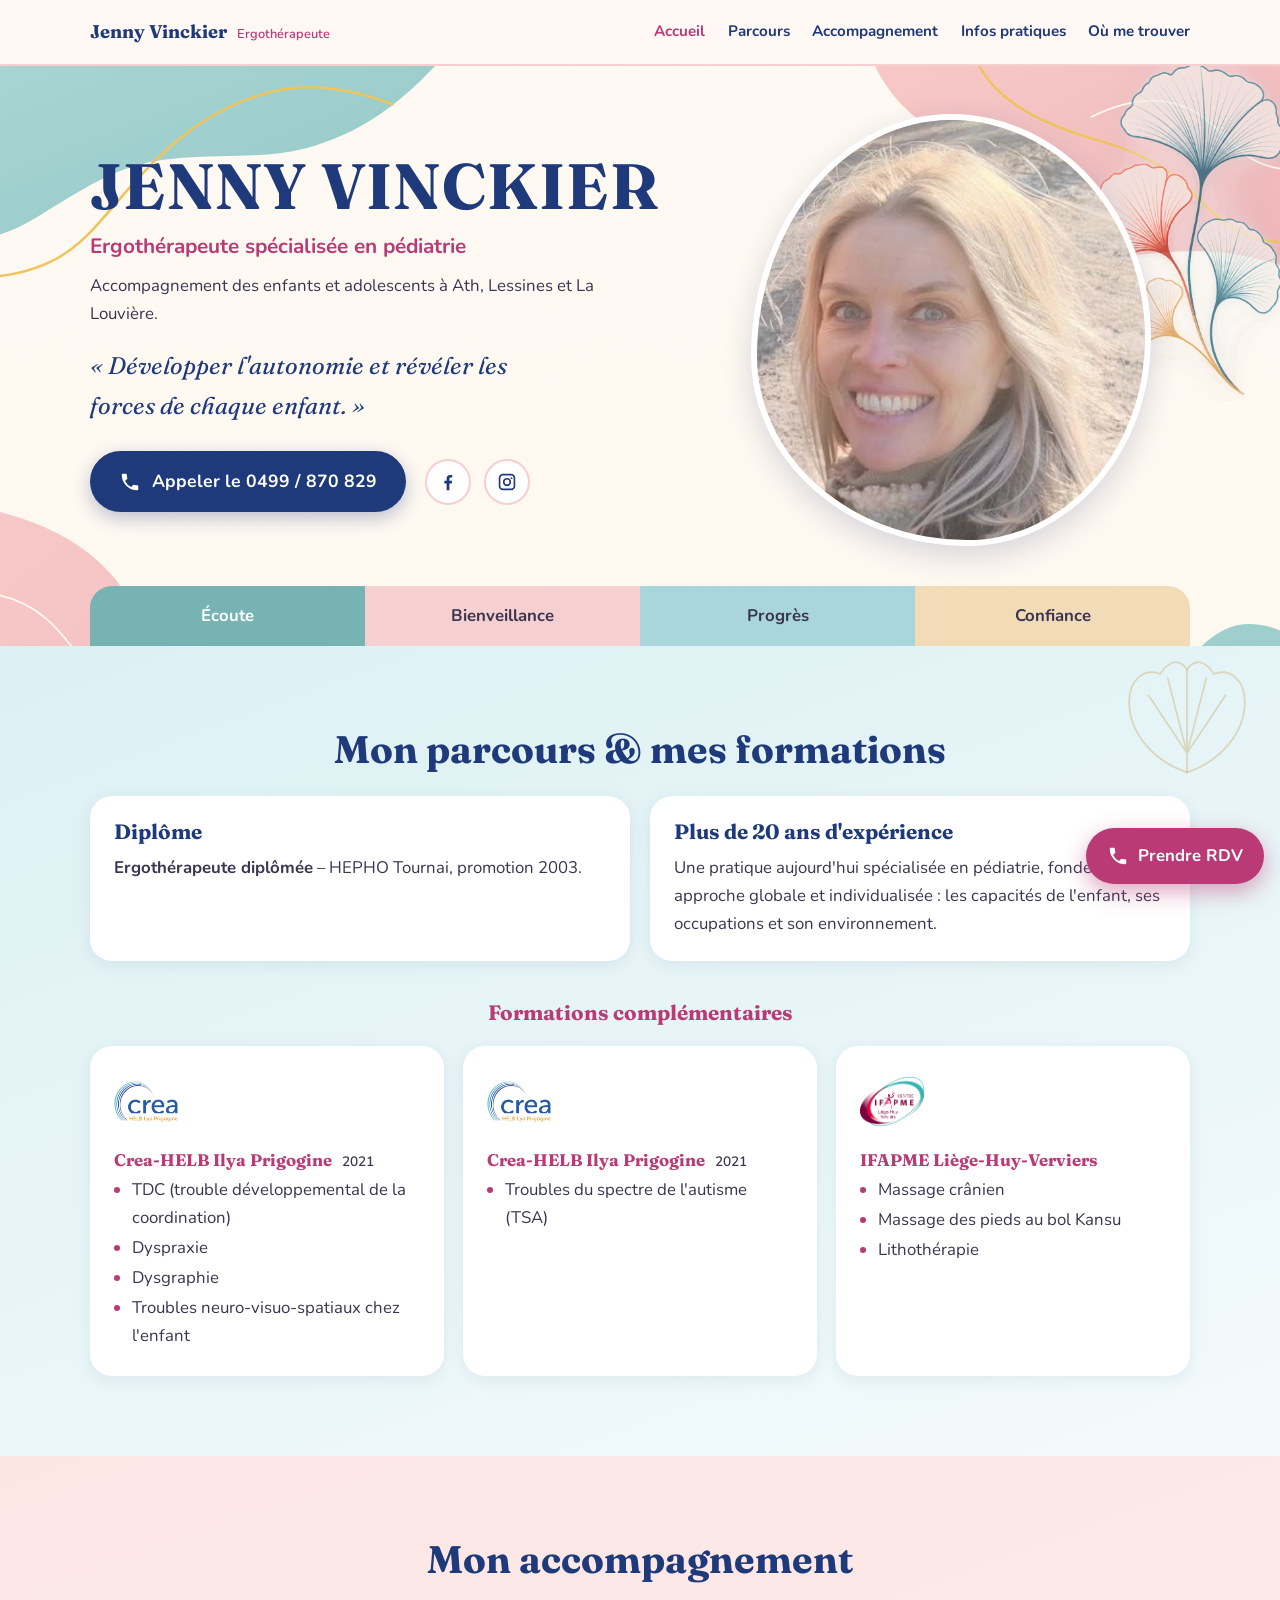
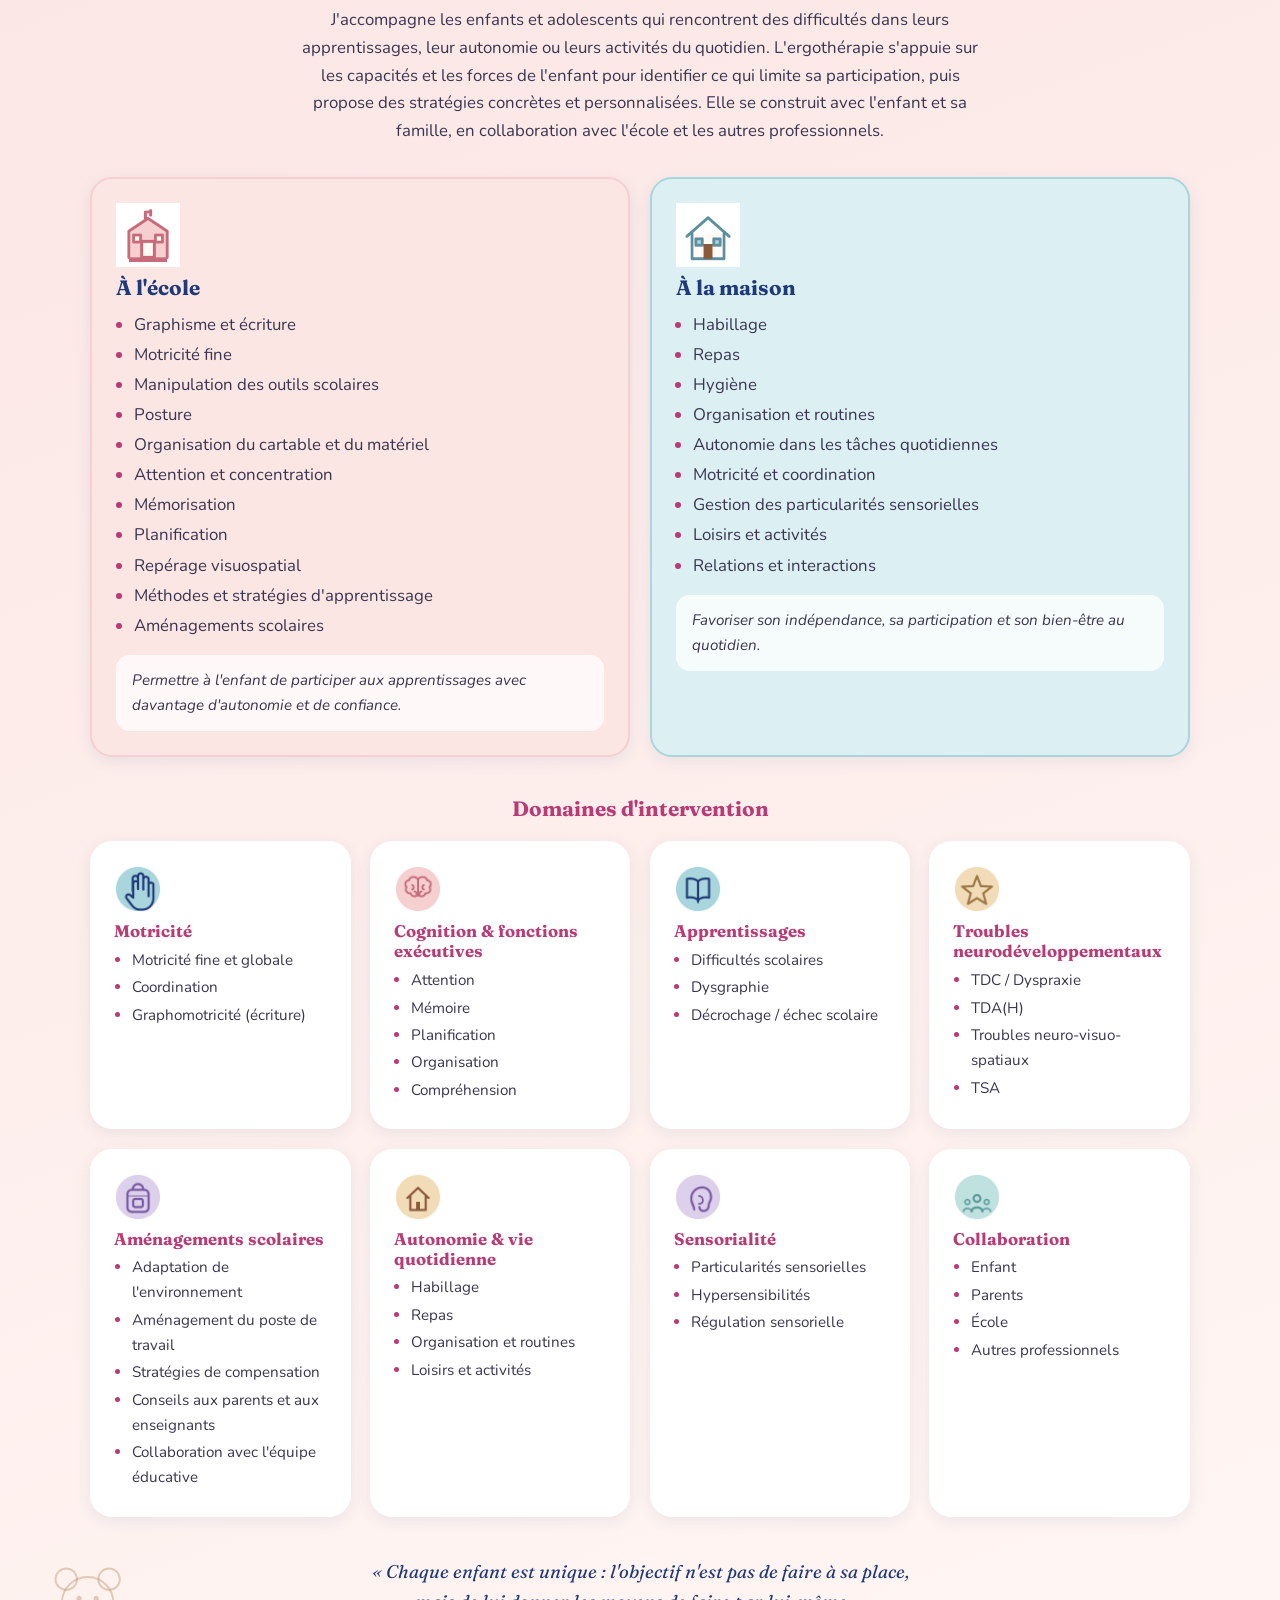
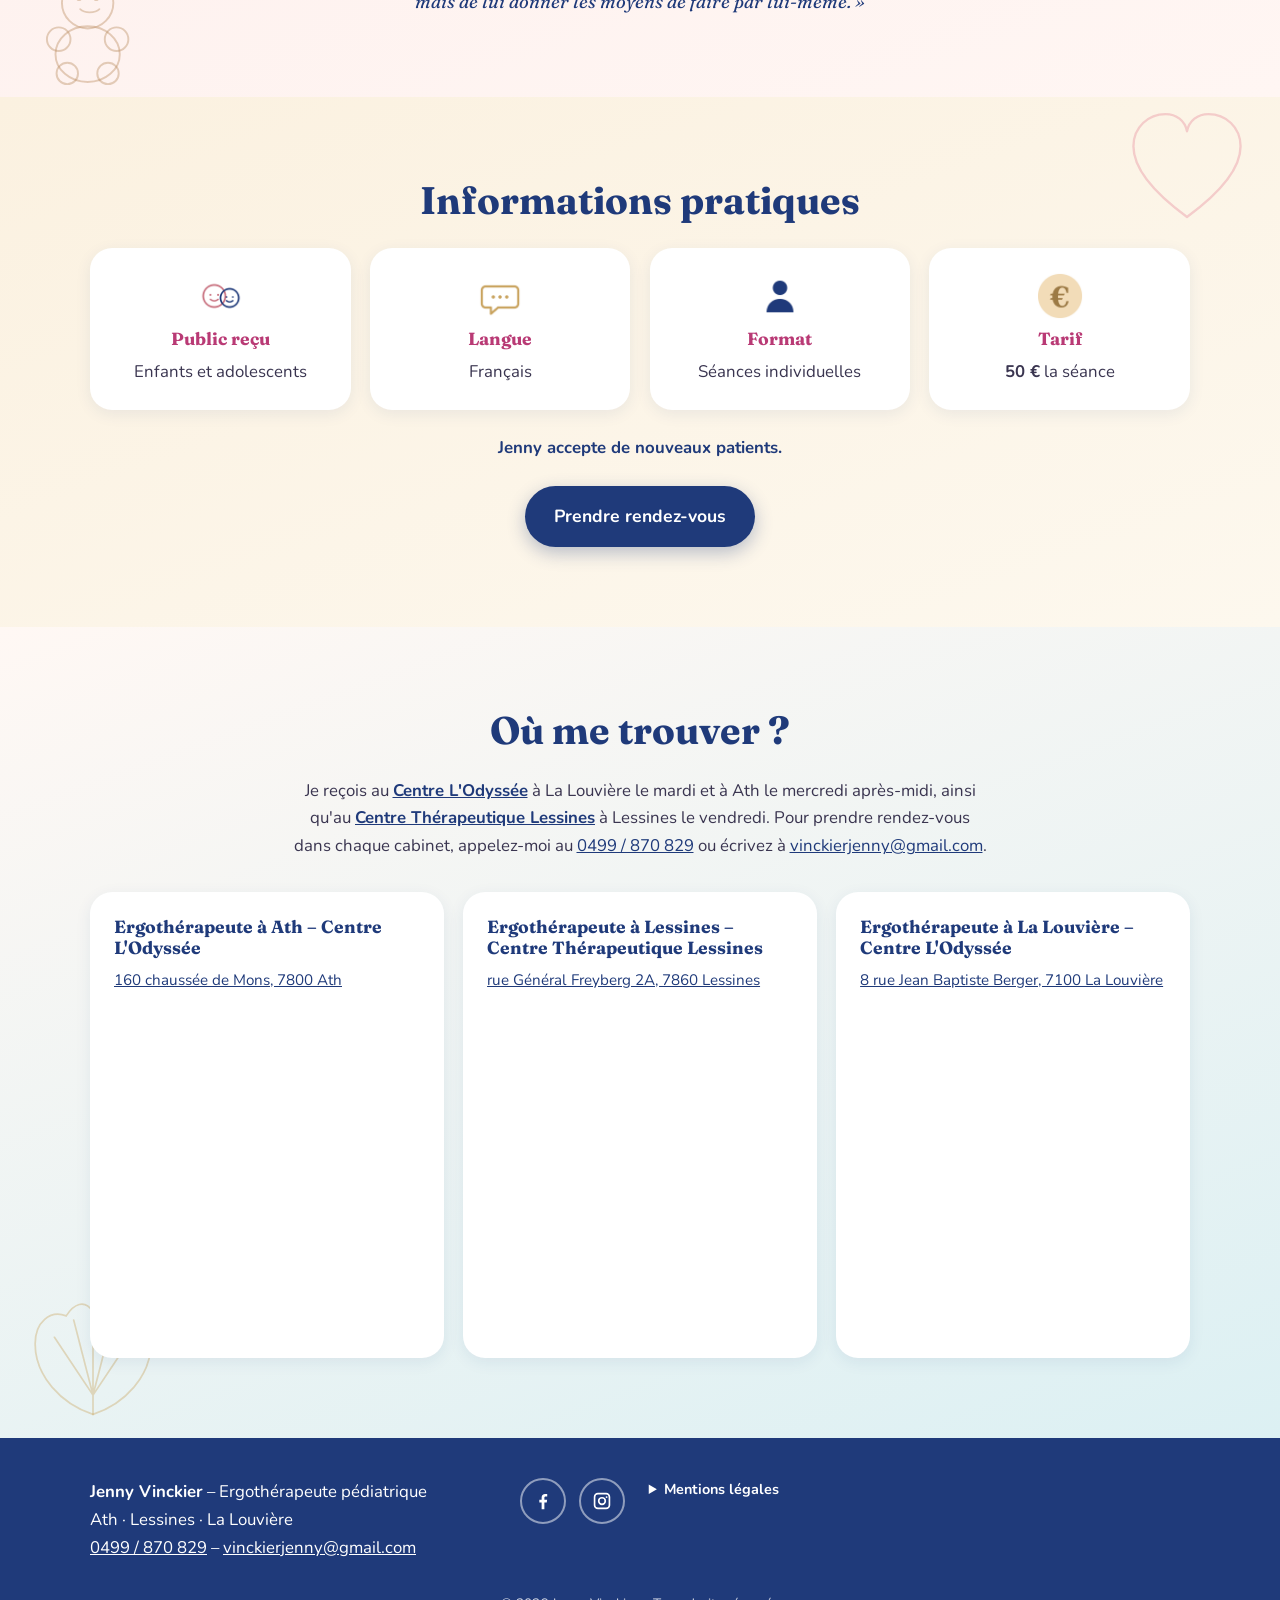
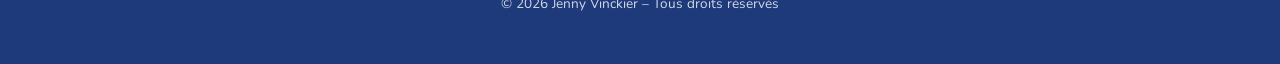
<file: index.html>
<!DOCTYPE html>
<html lang="fr">
<head>
  <!-- Google tag (gtag.js) -->
<script async src="https://www.googletagmanager.com/gtag/js?id=G-2SXT5PRP78"></script>
<script>
  window.dataLayer = window.dataLayer || [];
  function gtag(){dataLayer.push(arguments);}
  gtag('js', new Date());

  gtag('config', 'G-2SXT5PRP78');
</script>
<meta charset="UTF-8">
<meta name="viewport" content="width=device-width, initial-scale=1">
<title>Ergothérapeute enfant Ath, Lessines, La Louvière | Jenny Vinckier</title>
<meta name="description" content="Jenny Vinckier, ergothérapeute spécialisée en pédiatrie à Ath, Lessines et La Louvière. Accompagnement des enfants et adolescents : motricité, apprentissages, autonomie, sensorialité. 50 € la séance. Tél. 0499 870 829.">
<meta name="robots" content="index, follow">
<link rel="canonical" href="https://jenny-vinckier-ergotherapeute.github.io/">
<link rel="icon" href="favicon.ico" sizes="any">
<link rel="icon" href="images/favicon.svg" type="image/svg+xml">
<link rel="icon" href="images/favicon-32.png" sizes="32x32" type="image/png">
<link rel="icon" href="images/favicon-16.png" sizes="16x16" type="image/png">
<meta property="og:type" content="website">
<meta property="og:title" content="Jenny Vinckier – Ergothérapeute pédiatrique à Ath, Lessines et La Louvière">
<meta property="og:description" content="Développer l'autonomie et révéler les forces de chaque enfant.">
<meta property="og:image" content="images/photo-jenny.jpg">
<meta property="og:locale" content="fr_BE">
<link rel="preconnect" href="https://fonts.googleapis.com">
<link rel="preconnect" href="https://fonts.gstatic.com" crossorigin>
<link href="https://fonts.googleapis.com/css2?family=Fraunces:opsz,wght@9..144,500;9..144,700&family=Nunito:wght@400;600;700&display=swap" rel="stylesheet">
<link rel="stylesheet" href="style.css">
<script type="application/ld+json">
{
  "@context": "https://schema.org",
  "@type": "MedicalBusiness",
  "@id": "https://jenny-vinckier-ergotherapeute.github.io/#business",
  "name": "Jenny Vinckier – Ergothérapeute pédiatrique",
  "description": "Jenny Vinckier est ergothérapeute spécialisée en pédiatrie. Elle accompagne les enfants et les adolescents présentant des difficultés de coordination, de motricité, d'écriture, d'apprentissage et d'autonomie. Consultations à Ath, Lessines et La Louvière.",
  "url": "https://jenny-vinckier-ergotherapeute.github.io/",
  "image": "https://jenny-vinckier-ergotherapeute.github.io/images/photo-jenny.jpg",
  "telephone": "+32499870829",
  "email": "vinckierjenny@gmail.com",

  "knowsAbout": [
    "Trouble développemental de la coordination (TDC)",
    "Dyspraxie",
    "Trouble du déficit de l'attention avec ou sans hyperactivité (TDAH)",
    "Troubles neuro-visuo-spatiaux",
    "Troubles du spectre de l'autisme (TSA)",
    "Dysgraphie",
    "Graphomotricité et apprentissage de l'écriture",
    "Motricité fine et globale",
    "Coordination motrice",
    "Fonctions exécutives",
    "Attention et concentration",
    "Mémoire et planification",
    "Organisation et stratégies d'apprentissage",
    "Repérage visuospatial",
    "Autonomie dans les activités de la vie quotidienne",
    "Particularités sensorielles et régulation sensorielle",
    "Aménagements scolaires et adaptations de l'environnement",
    "Stratégies de compensation",
    "Accompagnement des enfants et adolescents",
    "Conseil et accompagnement des parents et des enseignants"
  ],

  "areaServed": [
    {
      "@type": "City",
      "name": "Ath"
    },
    {
      "@type": "City",
      "name": "Lessines"
    },
    {
      "@type": "City",
      "name": "La Louvière"
    }
  ],

  "location": [
    {
      "@type": "Place",
      "name": "Centre L'Odyssée Ath",
      "address": {
        "@type": "PostalAddress",
        "streetAddress": "Chaussée de Mons 160",
        "postalCode": "7800",
        "addressLocality": "Ath",
        "addressCountry": "BE"
      }
    },
    {
      "@type": "Place",
      "name": "Centre Thérapeutique Lessines",
      "address": {
        "@type": "PostalAddress",
        "streetAddress": "Rue Général Freyberg 2A",
        "postalCode": "7860",
        "addressLocality": "Lessines",
        "addressCountry": "BE"
      }
    },
    {
      "@type": "Place",
      "name": "Centre L'Odyssée La Louvière",
      "address": {
        "@type": "PostalAddress",
        "streetAddress": "Rue Jean-Baptiste Berger 8",
        "postalCode": "7100",
        "addressLocality": "La Louvière",
        "addressCountry": "BE"
      }
    }
  ],

  "sameAs": [
    "https://www.facebook.com/profile.php?id=100088983528540",
    "https://www.instagram.com/jennyvinckier_ergo/",
    "https://rosa.be/fr/hp/jenny-vinckier/",
    "https://centre-therapeutique-lessines.be/notre-equipe/Vinckier-jenny"
  ]
}

</script>
</head>
<body>

<header class="site-header">
  <div class="wrap header-in">
    <a href="#accueil" class="brand">Jenny Vinckier <span>Ergothérapeute</span></a>
    <button class="burger" aria-label="Ouvrir le menu" aria-expanded="false" aria-controls="menu"><span></span><span></span><span></span></button>
    <nav id="menu" class="menu" aria-label="Navigation principale">
      <a href="#accueil">Accueil</a>
      <a href="#parcours">Parcours</a>
      <a href="#accompagnement">Accompagnement</a>
      <a href="#infos">Infos pratiques</a>
      <a href="#contact">Où me trouver</a>
    </nav>
  </div>
</header>

<main>
<!-- ACCUEIL -->
<section id="accueil" class="hero">
  <div class="wrap hero-in">
    <div class="hero-text">
      <h1>Jenny Vinckier<small>Ergothérapeute spécialisée en pédiatrie</small></h1>
      <p class="lead">Accompagnement des enfants et adolescents à Ath, Lessines et La Louvière.</p>
      <blockquote>« Développer l'autonomie et révéler les forces de chaque enfant. »</blockquote>
      <div class="hero-actions">
        <a class="btn" href="tel:+32499870829">
          <svg viewBox="0 0 24 24" aria-hidden="true"><path d="M6.6 10.8a15 15 0 0 0 6.6 6.6l2.2-2.2a1 1 0 0 1 1-.25 11 11 0 0 0 3.6.6 1 1 0 0 1 1 1V20a1 1 0 0 1-1 1A17 17 0 0 1 3 4a1 1 0 0 1 1-1h3.5a1 1 0 0 1 1 1c0 1.25.2 2.45.6 3.6a1 1 0 0 1-.25 1z"/></svg>
          Appeler le 0499 / 870 829
        </a>
        <div class="social">
          <a href="https://www.facebook.com/profile.php?id=100088983528540" target="_blank" rel="noopener" aria-label="Facebook de Jenny Vinckier"><svg viewBox="0 0 24 24"><path d="M13.5 21v-7.5h2.6l.4-3h-3V8.6c0-.9.3-1.5 1.5-1.5h1.6V4.4c-.3 0-1.2-.1-2.3-.1-2.3 0-3.8 1.4-3.8 3.9v2.3H8v3h2.5V21z"/></svg></a>
          <a href="https://www.instagram.com/jennyvinckier_ergo/" target="_blank" rel="noopener" aria-label="Instagram de Jenny Vinckier"><svg viewBox="0 0 24 24"><path d="M7.5 3h9A4.5 4.5 0 0 1 21 7.5v9a4.5 4.5 0 0 1-4.5 4.5h-9A4.5 4.5 0 0 1 3 16.5v-9A4.5 4.5 0 0 1 7.5 3zm0 1.8A2.7 2.7 0 0 0 4.8 7.5v9a2.7 2.7 0 0 0 2.7 2.7h9a2.7 2.7 0 0 0 2.7-2.7v-9a2.7 2.7 0 0 0-2.7-2.7zM12 7.5a4.5 4.5 0 1 1 0 9 4.5 4.5 0 0 1 0-9zm0 1.8a2.7 2.7 0 1 0 0 5.4 2.7 2.7 0 0 0 0-5.4zm5-2.6a1.05 1.05 0 1 1 0 2.1 1.05 1.05 0 0 1 0-2.1z"/></svg></a>
        </div>
      </div>
    </div>
    <div class="hero-photo">
      <img src="images/photo-jenny.jpg" alt="Jenny Vinckier, ergothérapeute pédiatrique à Ath, Lessines et La Louvière" width="480" height="520">
    </div>
  </div>
  <img class="hero-ginkgo" src="images/ginkgo-hero.png" alt="" aria-hidden="true" loading="lazy">
  <ul class="values wrap" aria-label="Mes valeurs">
    <li class="v1">Écoute</li><li class="v2">Bienveillance</li><li class="v3">Progrès</li><li class="v4">Confiance</li>
  </ul>
</section>

<!-- PARCOURS -->
<section id="parcours" class="band band-blue">
  <div class="wrap">
    <h2>Mon parcours &amp; mes formations</h2>
    <div class="grid-2">
      <article class="card">
        <h3>Diplôme</h3>
        <p><strong>Ergothérapeute diplômée</strong> – HEPHO Tournai, promotion 2003.</p>
      </article>
      <article class="card">
        <h3>Plus de 20 ans d'expérience</h3>
        <p>Une pratique aujourd'hui spécialisée en pédiatrie, fondée sur une approche globale et individualisée : les capacités de l'enfant, ses occupations et son environnement.</p>
      </article>
    </div>
    <h3 class="sub">Formations complémentaires</h3>
    <div class="formations">
      <article class="card formation">
        <img src="images/logo-crea.png" alt="Logo Crea-HELB Ilya Prigogine" width="114" height="72">
        <div><h4>Crea-HELB Ilya Prigogine <em>2021</em></h4>
          <ul><li>TDC (trouble développemental de la coordination)</li><li>Dyspraxie</li><li>Dysgraphie</li><li>Troubles neuro-visuo-spatiaux chez l'enfant</li></ul></div>
      </article>
      <article class="card formation">
        <img src="images/logo-crea.png" alt="Logo Crea-HELB Ilya Prigogine" width="114" height="72">
        <div><h4>Crea-HELB Ilya Prigogine <em>2021</em></h4>
          <ul><li>Troubles du spectre de l'autisme (TSA)</li></ul></div>
      </article>
      <article class="card formation">
        <img src="images/logo-ifapme.png" alt="Logo IFAPME Liège-Huy-Verviers" width="95" height="72">
        <div><h4>IFAPME Liège-Huy-Verviers</h4>
          <ul><li>Massage crânien</li><li>Massage des pieds au bol Kansu</li><li>Lithothérapie</li></ul></div>
      </article>
    </div>
  </div>
</section>

<!-- ACCOMPAGNEMENT -->
<section id="accompagnement" class="band band-pink">
  <div class="wrap">
    <h2>Mon accompagnement</h2>
    <p class="intro">J'accompagne les enfants et adolescents qui rencontrent des difficultés dans leurs apprentissages, leur autonomie ou leurs activités du quotidien. L'ergothérapie s'appuie sur les capacités et les forces de l'enfant pour identifier ce qui limite sa participation, puis propose des stratégies concrètes et personnalisées. Elle se construit avec l'enfant et sa famille, en collaboration avec l'école et les autres professionnels.</p>
    <div class="grid-2">
      <article class="card tint-pink">
        <img class="deco" src="images/icon-ecole.png" alt="Illustration d'une école" width="72" height="72">
        <h3>À l'école</h3>
        <ul>
          <li>Graphisme et écriture</li><li>Motricité fine</li><li>Manipulation des outils scolaires</li><li>Posture</li><li>Organisation du cartable et du matériel</li><li>Attention et concentration</li><li>Mémorisation</li><li>Planification</li><li>Repérage visuospatial</li><li>Méthodes et stratégies d'apprentissage</li><li>Aménagements scolaires</li>
        </ul>
        <p class="goal">Permettre à l'enfant de participer aux apprentissages avec davantage d'autonomie et de confiance.</p>
      </article>
      <article class="card tint-blue">
        <img class="deco" src="images/icon-maison.png" alt="Illustration d'une maison" width="72" height="72">
        <h3>À la maison</h3>
        <ul>
          <li>Habillage</li><li>Repas</li><li>Hygiène</li><li>Organisation et routines</li><li>Autonomie dans les tâches quotidiennes</li><li>Motricité et coordination</li><li>Gestion des particularités sensorielles</li><li>Loisirs et activités</li><li>Relations et interactions</li>
        </ul>
        <p class="goal">Favoriser son indépendance, sa participation et son bien-être au quotidien.</p>
      </article>
    </div>

    <h3 class="sub">Domaines d'intervention</h3>
    <div class="domaines">
      <article class="card"><img src="images/icon-motricite.png" alt="Icône motricité : main" width="48" height="48"><h4>Motricité</h4><ul><li>Motricité fine et globale</li><li>Coordination</li><li>Graphomotricité (écriture)</li></ul></article>
      <article class="card"><img src="images/icon-cognition.png" alt="Icône cognition : cerveau" width="48" height="48"><h4>Cognition &amp; fonctions exécutives</h4><ul><li>Attention</li><li>Mémoire</li><li>Planification</li><li>Organisation</li><li>Compréhension</li></ul></article>
      <article class="card"><img src="images/icon-apprentissages.png" alt="Icône apprentissages : livre ouvert" width="48" height="48"><h4>Apprentissages</h4><ul><li>Difficultés scolaires</li><li>Dysgraphie</li><li>Décrochage / échec scolaire</li></ul></article>
      <article class="card"><img src="images/icon-neuro.png" alt="Icône troubles neurodéveloppementaux : étoile" width="48" height="48"><h4>Troubles neurodéveloppementaux</h4><ul><li>TDC / Dyspraxie</li><li>TDA(H)</li><li>Troubles neuro-visuo-spatiaux</li><li>TSA</li></ul></article>
      <article class="card"><img src="images/icon-amenagements.png" alt="Icône aménagements scolaires : cartable" width="48" height="48"><h4>Aménagements scolaires</h4><ul><li>Adaptation de l'environnement</li><li>Aménagement du poste de travail</li><li>Stratégies de compensation</li><li>Conseils aux parents et aux enseignants</li><li>Collaboration avec l'équipe éducative</li></ul></article>
      <article class="card"><img src="images/icon-autonomie.png" alt="Icône autonomie et vie quotidienne : maison" width="48" height="48"><h4>Autonomie &amp; vie quotidienne</h4><ul><li>Habillage</li><li>Repas</li><li>Organisation et routines</li><li>Loisirs et activités</li></ul></article>
      <article class="card"><img src="images/icon-sensorialite.png" alt="Icône sensorialité : oreille" width="48" height="48"><h4>Sensorialité</h4><ul><li>Particularités sensorielles</li><li>Hypersensibilités</li><li>Régulation sensorielle</li></ul></article>
      <article class="card"><img src="images/icon-collaboration.png" alt="Icône collaboration : groupe de personnes" width="48" height="48"><h4>Collaboration</h4><ul><li>Enfant</li><li>Parents</li><li>École</li><li>Autres professionnels</li></ul></article>
    </div>
    <p class="quote">« Chaque enfant est unique : l'objectif n'est pas de faire à sa place, mais de lui donner les moyens de faire par lui-même. »</p>
  </div>
</section>

<!-- INFOS PRATIQUES -->
<section id="infos" class="band band-beige">
  <div class="wrap">
    <h2>Informations pratiques</h2>
    <div class="infos">
      <article class="card"><img src="images/icon-public.png" alt="Icône public : enfants et adolescents" width="48" height="48"><h3>Public reçu</h3><p>Enfants et adolescents</p></article>
      <article class="card"><img src="images/icon-langue.png" alt="Icône langue" width="48" height="48"><h3>Langue</h3><p>Français</p></article>
      <article class="card"><img src="images/icon-format.png" alt="Icône séance individuelle" width="48" height="48"><h3>Format</h3><p>Séances individuelles</p></article>
      <article class="card"><img src="images/icon-tarif.png" alt="Icône tarif" width="48" height="48"><h3>Tarif</h3><p><strong>50 €</strong> la séance</p></article>
    </div>
    <p class="accept">Jenny accepte de nouveaux patients.</p>
    <p class="center"><a class="btn" href="tel:+32499870829">Prendre rendez-vous</a></p>
  </div>
</section>

<!-- CONTACT -->
<section id="contact" class="band band-cream">
  <div class="wrap">
    <h2>Où me trouver ?</h2>
    <p class="intro">Je reçois au <strong><a href="https://www.centre-odyssee.be/" target="_blank">Centre L'Odyssée</a></strong> à La Louvière le mardi et à Ath le mercredi après-midi, ainsi qu'au <strong><a href="https://centre-therapeutique-lessines.be/" target="_blank">Centre Thérapeutique Lessines</a></strong> à Lessines le vendredi. Pour prendre rendez-vous dans chaque cabinet, appelez-moi au <a href="tel:+32499870829">0499 / 870 829</a> ou écrivez à <a href="mailto:vinckierjenny@gmail.com">vinckierjenny@gmail.com</a>.</p>
    <div class="maps">
      <article class="card">
        <h3>Ergothérapeute à Ath – Centre L'Odyssée</h3><p class="addr"><a href="https://maps.app.goo.gl/SkFaLU2cPeMNCZD1A" target="_blank" rel="noopener">160 chaussée de Mons, 7800 Ath</a></p>
        <iframe title="Carte Google Maps : Centre L'Odyssée, Ath" loading="lazy" referrerpolicy="no-referrer-when-downgrade" src="https://www.google.com/maps?q=Centre%20L%27Odyss%C3%A9e%2C%20160%20chauss%C3%A9e%20de%20Mons%2C%207800%20Ath%2C%20Belgique&output=embed"></iframe>
      </article>
      <article class="card">
        <h3>Ergothérapeute à Lessines – Centre Thérapeutique Lessines</h3><p class="addr"><a href="https://www.google.com/maps/search/?api=1&amp;query=rue%20G%C3%A9n%C3%A9ral%20Freyberg%202A%2C%207860%20Lessines" target="_blank" rel="noopener">rue Général Freyberg 2A, 7860 Lessines</a></p>
        <iframe title="Carte Google Maps : Centre Thérapeutique Lessines" loading="lazy" referrerpolicy="no-referrer-when-downgrade" src="https://www.google.com/maps?q=Centre%20Th%C3%A9rapeutique%2C%20rue%20G%C3%A9n%C3%A9ral%20Freyberg%202A%2C%207860%20Lessines%2C%20Belgique&output=embed"></iframe>
      </article>
      <article class="card">
        <h3>Ergothérapeute à La Louvière – Centre L'Odyssée</h3><p class="addr"><a href="https://www.google.com/maps/search/?api=1&amp;query=8%20rue%20Jean%20Baptiste%20Berger%2C%207100%20La%20Louvi%C3%A8re" target="_blank" rel="noopener">8 rue Jean Baptiste Berger, 7100 La Louvière</a></p>
        <iframe title="Carte Google Maps : La Louvière" loading="lazy" referrerpolicy="no-referrer-when-downgrade" src="https://www.google.com/maps?q=Centre%20L%27Odyss%C3%A9e%2C%208%20rue%20Jean%20Baptiste%20Berger%2C%207100%20La%20Louvi%C3%A8re%2C%20Belgique&output=embed"></iframe>
      </article>
    </div>
  </div>
</section>
</main>

<footer class="site-footer">
  <div class="wrap foot-in">
    <div>
      <strong>Jenny Vinckier</strong> – Ergothérapeute pédiatrique<br>
      Ath · Lessines · La Louvière<br>
      <a href="tel:+32499870829">0499 / 870 829</a> – <a href="mailto:vinckierjenny@gmail.com">vinckierjenny@gmail.com</a>
    </div>
    <div class="social">
      <a href="https://www.facebook.com/profile.php?id=100088983528540" target="_blank" rel="noopener" aria-label="Facebook"><svg viewBox="0 0 24 24"><path d="M13.5 21v-7.5h2.6l.4-3h-3V8.6c0-.9.3-1.5 1.5-1.5h1.6V4.4c-.3 0-1.2-.1-2.3-.1-2.3 0-3.8 1.4-3.8 3.9v2.3H8v3h2.5V21z"/></svg></a>
      <a href="https://www.instagram.com/jennyvinckier_ergo/" target="_blank" rel="noopener" aria-label="Instagram"><svg viewBox="0 0 24 24"><path d="M7.5 3h9A4.5 4.5 0 0 1 21 7.5v9a4.5 4.5 0 0 1-4.5 4.5h-9A4.5 4.5 0 0 1 3 16.5v-9A4.5 4.5 0 0 1 7.5 3zm0 1.8A2.7 2.7 0 0 0 4.8 7.5v9a2.7 2.7 0 0 0 2.7 2.7h9a2.7 2.7 0 0 0 2.7-2.7v-9a2.7 2.7 0 0 0-2.7-2.7zM12 7.5a4.5 4.5 0 1 1 0 9 4.5 4.5 0 0 1 0-9zm0 1.8a2.7 2.7 0 1 0 0 5.4 2.7 2.7 0 0 0 0-5.4zm5-2.6a1.05 1.05 0 1 1 0 2.1 1.05 1.05 0 0 1 0-2.1z"/></svg></a>
    </div>
    <details class="legal">
      <summary>Mentions légales</summary>
      <p>Éditrice du site : Jenny Vinckier, ergothérapeute. Contact : vinckierjenny@gmail.com – 0499 / 870 829. <!--N° d'entreprise (BCE) : [à compléter]. N° INAMI : [à compléter]. -->Hébergement : GitHub Pages (GitHub, Inc., San Francisco, États-Unis). Les cartes sont fournies par Google Maps. Ce site ne remplace pas un avis médical. Photos et illustrations : © Jenny Vinckier.</p>
    </details>
  </div>
  <p class="copy">© <span id="year">2026</span> Jenny Vinckier – Tous droits réservés</p>
</footer>

<a class="fab" href="tel:+32499870829" aria-label="Prendre rendez-vous par téléphone">
  <svg viewBox="0 0 24 24" aria-hidden="true"><path d="M6.6 10.8a15 15 0 0 0 6.6 6.6l2.2-2.2a1 1 0 0 1 1-.25 11 11 0 0 0 3.6.6 1 1 0 0 1 1 1V20a1 1 0 0 1-1 1A17 17 0 0 1 3 4a1 1 0 0 1 1-1h3.5a1 1 0 0 1 1 1c0 1.25.2 2.45.6 3.6a1 1 0 0 1-.25 1z"/></svg>
  Prendre RDV
</a>

<script src="script.js"></script>
</body>
</html>
</file>
<file: style.css>
:root{
  --navy:#1f3a7a;      /* titre "Jenny Vinckier" */
  --magenta:#b93a75;   /* sous-titres */
  --rose:#f6cfd0;      /* saumon / rose du flyer */
  --rose-l:#fbe6e4;
  --bleu:#a9d5dd;      /* bleu pastel */
  --bleu-l:#dcf0f3;
  --beige:#f2dcb8;
  --beige-l:#fbf1e0;
  --teal:#78b3b3;
  --creme:#fff8f4;
  --texte:#3a3550;
  --r:22px;
  font-size:100%;
}
*{box-sizing:border-box;margin:0}
html{scroll-behavior:smooth;scroll-padding-top:76px}
body{font-family:'Nunito',system-ui,sans-serif;color:var(--texte);background:var(--creme);line-height:1.65;font-size:1.05rem}
img{max-width:100%;height:auto;display:block}
img.hidden{display:none}
a{color:var(--navy)}
h1,h2,h3,h4{font-family:'Fraunces',Georgia,serif;color:var(--navy);line-height:1.2}
h2{font-size:clamp(1.7rem,4.5vw,2.4rem);text-align:center;margin-bottom:1.5rem}
h3{font-size:1.3rem;margin-bottom:.6rem}
h4{font-size:1.05rem;color:var(--magenta);margin-bottom:.4rem}
h3.sub{text-align:center;margin:2.5rem 0 1.2rem;color:var(--magenta)}
ul{padding-left:1.1rem}
li::marker{color:var(--magenta)}
li{margin:.15rem 0}
.wrap{width:min(1100px,100% - 2rem);margin-inline:auto}
:focus-visible{outline:3px solid var(--navy);outline-offset:3px}

/* Header */
.site-header{position:sticky;top:0;z-index:50;background:rgba(255,248,244,.94);backdrop-filter:blur(8px);border-bottom:2px solid var(--rose)}
.header-in{display:flex;align-items:center;justify-content:space-between;min-height:64px}
.brand{font-family:'Fraunces',serif;font-weight:700;color:var(--navy);text-decoration:none;font-size:1.15rem}
.brand span{font-family:'Nunito',sans-serif;font-weight:600;font-size:.8rem;color:var(--magenta);margin-left:.4rem}
.burger{display:flex;flex-direction:column;gap:5px;background:none;border:0;padding:.6rem;cursor:pointer}
.burger span{width:26px;height:3px;border-radius:3px;background:var(--navy);transition:.25s}
.burger[aria-expanded="true"] span:nth-child(1){transform:translateY(8px) rotate(45deg)}
.burger[aria-expanded="true"] span:nth-child(2){opacity:0}
.burger[aria-expanded="true"] span:nth-child(3){transform:translateY(-8px) rotate(-45deg)}
.menu{position:absolute;top:100%;left:0;right:0;background:var(--creme);display:none;flex-direction:column;padding:.5rem 1rem 1rem;border-bottom:2px solid var(--rose)}
.menu.open{display:flex}
.menu a{padding:.8rem .5rem;text-decoration:none;font-weight:700;border-bottom:1px dashed var(--rose)}
.menu a.active{color:var(--magenta)}

/* Hero */
.hero{background:radial-gradient(circle at 90% 5%,var(--bleu) 0,transparent 40%),radial-gradient(circle at 0 30%,var(--rose) 0,transparent 45%),var(--creme);padding:2rem 0 0}
.hero-in{display:grid;gap:2rem;align-items:center}
.hero-photo{order:-1;justify-self:center;width:min(300px,75%)}
.hero-photo img{aspect-ratio:1/1.08;object-fit:cover;border-radius:50% 50% 46% 54%/56% 52% 48% 44%;border:6px solid #fff;box-shadow:0 10px 30px rgba(31,58,122,.18);background:var(--rose)}
h1{font-size:clamp(2.4rem,9vw,4rem);text-transform:uppercase;letter-spacing:.02em;text-align:center}
h1 small{display:block;text-transform:none;font-family:'Nunito',sans-serif;font-size:clamp(1rem,3.4vw,1.3rem);letter-spacing:0;color:var(--magenta);margin-top:.6rem;font-weight:700}
.hero-text{text-align:center}
.lead{margin:.8rem 0 1.2rem}
blockquote{font-family:'Fraunces',serif;font-style:italic;font-size:clamp(1.15rem,3.6vw,1.5rem);color:var(--navy);margin:0 auto 1.6rem;max-width:30ch}
.hero-actions{display:flex;flex-direction:column;align-items:center;gap:1.2rem}
.btn{display:inline-flex;align-items:center;gap:.7rem;background:var(--navy);color:#fff;text-decoration:none;font-weight:700;font-size:1.1rem;padding:1rem 1.8rem;border-radius:999px;box-shadow:0 6px 18px rgba(31,58,122,.3);transition:transform .2s}
.btn:hover{transform:translateY(-2px)}
.btn svg{width:22px;height:22px;fill:currentColor}
.social{display:flex;gap:.8rem;justify-content:center}
.social a{width:46px;height:46px;border-radius:50%;background:#fff;border:2px solid var(--rose);display:grid;place-items:center;transition:.2s}
.social a:hover{background:var(--rose)}
.social svg{width:22px;height:22px;fill:var(--navy)}
.values{list-style:none;padding:0;display:grid;grid-template-columns:1fr 1fr;margin-top:2.5rem;border-radius:var(--r) var(--r) 0 0;overflow:hidden;text-align:center;font-weight:700}
.values li{padding:1rem .5rem;margin:0}
.v1{background:var(--teal);color:#fff}.v2{background:var(--rose)}.v3{background:var(--bleu)}.v4{background:var(--beige)}

/* Bandes */
.band{padding:3.5rem 0}
.band-blue{background:linear-gradient(160deg,var(--bleu-l),var(--bleu-l) 60%,#eaf6f8)}
.band-pink{background:linear-gradient(160deg,var(--rose-l),#fff1ee)}
.band-beige{background:linear-gradient(160deg,var(--beige-l),#fdf6ea)}
.intro{max-width:70ch;margin:0 auto 2rem;text-align:center}
.center{text-align:center;margin-top:1.5rem}

/* Cartes */
.grid-2,.formations,.domaines,.infos,.maps{display:grid;gap:1.2rem}
.card{background:#fff;border-radius:var(--r);padding:1.5rem;box-shadow:0 4px 16px rgba(31,58,122,.08);position:relative}
.card.tint-pink{background:var(--rose-l);border:2px solid var(--rose)}
.card.tint-blue{background:var(--bleu-l);border:2px solid var(--bleu)}
.card>.deco{width:64px;height:64px;object-fit:contain;margin-bottom:.6rem}
.goal{margin-top:1rem;padding:.8rem 1rem;border-radius:14px;background:rgba(255,255,255,.75);font-style:italic;font-size:.95rem}
.formation{display:flex;gap:1rem;align-items:flex-start}
.formation img{width:64px;height:64px;object-fit:contain;flex:none}
.formation h4 em{font-style:normal;color:var(--texte);font-family:'Nunito',sans-serif;font-weight:600;font-size:.85rem;margin-left:.4rem}
.domaines .card img,.infos .card img{width:48px;height:48px;object-fit:contain;margin-bottom:.5rem}
.domaines ul{font-size:.95rem}
.infos .card{text-align:center}
.infos .card img{margin-inline:auto}
.infos h3{font-size:1.1rem;color:var(--magenta)}
.accept{text-align:center;font-weight:700;margin-top:1.5rem;color:var(--navy)}
.quote{text-align:center;font-family:'Fraunces',serif;font-style:italic;color:var(--navy);font-size:1.15rem;margin:2.5rem auto 0;max-width:46ch}
.maps iframe{width:100%;height:280px;border:0;border-radius:14px;margin-top:.4rem}
.maps h3{font-size:1.1rem}

/* Footer */
.site-footer{background:var(--navy);color:#fff;padding:2.5rem 0 5.5rem}
.site-footer a{color:#fff}
.foot-in{display:grid;gap:1.5rem}
.site-footer .social a{background:transparent;border-color:rgba(255,255,255,.5)}
.site-footer .social svg{fill:#fff}
.site-footer .social a:hover{background:rgba(255,255,255,.15)}
.social{justify-content:flex-start}
.hero .social{justify-content:center}
.legal{font-size:.9rem}
.legal summary{cursor:pointer;font-weight:700}
.legal p{margin-top:.6rem;opacity:.9}
.copy{text-align:center;font-size:.85rem;opacity:.8;margin-top:2rem}

/* Bouton flottant */
.fab{position:fixed;right:1rem;bottom:1rem;z-index:60;display:flex;align-items:center;gap:.6rem;background:var(--magenta);color:#fff;text-decoration:none;font-weight:700;padding:.9rem 1.3rem;border-radius:999px;box-shadow:0 8px 22px rgba(185,58,117,.45)}
.fab svg{width:22px;height:22px;fill:#fff}
.fab:hover{filter:brightness(1.08)}

/* Tablette / PC */
@media(min-width:768px){
  .burger{display:none}
  .menu{position:static;display:flex;flex-direction:row;gap:1.4rem;padding:0;border:0;background:none}
  .menu a{border:0;padding:.4rem 0;font-size:.95rem}
  .menu a:hover{color:var(--magenta)}
  .hero{padding-top:3rem}
  .hero-in{grid-template-columns:1.2fr 1fr;gap:3rem}
  .hero-photo{order:0;width:100%;max-width:400px}
  .hero-text{text-align:left}
  h1{text-align:left}
  blockquote{margin-inline:0}
  .hero-actions{flex-direction:row;align-items:center}
  .values{grid-template-columns:repeat(4,1fr)}
  .band{padding:5rem 0}
  .grid-2{grid-template-columns:1fr 1fr}
  .formations{grid-template-columns:repeat(3,1fr)}
  .formation{flex-direction:column}
  .domaines{grid-template-columns:repeat(2,1fr)}
  .infos{grid-template-columns:repeat(4,1fr)}
  .maps{grid-template-columns:repeat(3,1fr)}
  .maps iframe{height:320px}
  .foot-in{grid-template-columns:1.5fr auto 2fr;align-items:start}
  .site-footer{padding-bottom:3rem}
}
@media(min-width:1000px){.domaines{grid-template-columns:repeat(4,1fr)}}
@media(prefers-reduced-motion:reduce){html{scroll-behavior:auto}*{transition:none!important}}

/* ===== Fonds décoratifs =====
   - bg-base.svg : fond "papier" pastel fourni, utilisé pour l'accueil
   - ginkgo-hero.png : branche de ginkgo fournie, posée dans l'accueil
   - deco-leaf / deco-heart / deco-bear : petites touches fines et discrètes
     (opacité déjà réglée dans les SVG eux-mêmes) pour les autres sections */
.addr{font-size:.95rem;margin-bottom:.4rem}

.hero{position:relative;overflow:hidden;background:url(images/bg-base.svg) top center/cover no-repeat,var(--creme)}
.hero-ginkgo{position:absolute;top:-4px;right:-16px;width:120px;pointer-events:none;z-index:0;opacity:.75}
.hero-in,.hero .values{position:relative;z-index:1}

.band{background-repeat:no-repeat;background-color:var(--creme)}
.band-blue{background:url(images/deco-leaf.svg) top right 18px/110px auto no-repeat,linear-gradient(160deg,var(--bleu-l),#f3fafb)}
.band-pink{background:url(images/deco-bear.svg) bottom left 18px/100px auto no-repeat,linear-gradient(160deg,var(--rose-l),#fff6f3)}
.band-beige{background:url(images/deco-heart.svg) top right 18px/90px auto no-repeat,linear-gradient(160deg,var(--beige-l),#fdf8ee)}
.band-cream{background:url(images/deco-leaf.svg) bottom left 18px/110px auto no-repeat,linear-gradient(160deg,var(--creme),var(--bleu-l))}
@media(min-width:768px){
  .hero-ginkgo{width:230px;top:-10px;right:-18px}
  .band-blue,.band-pink,.band-beige,.band-cream{background-size:150px auto,cover}
}
</file>
